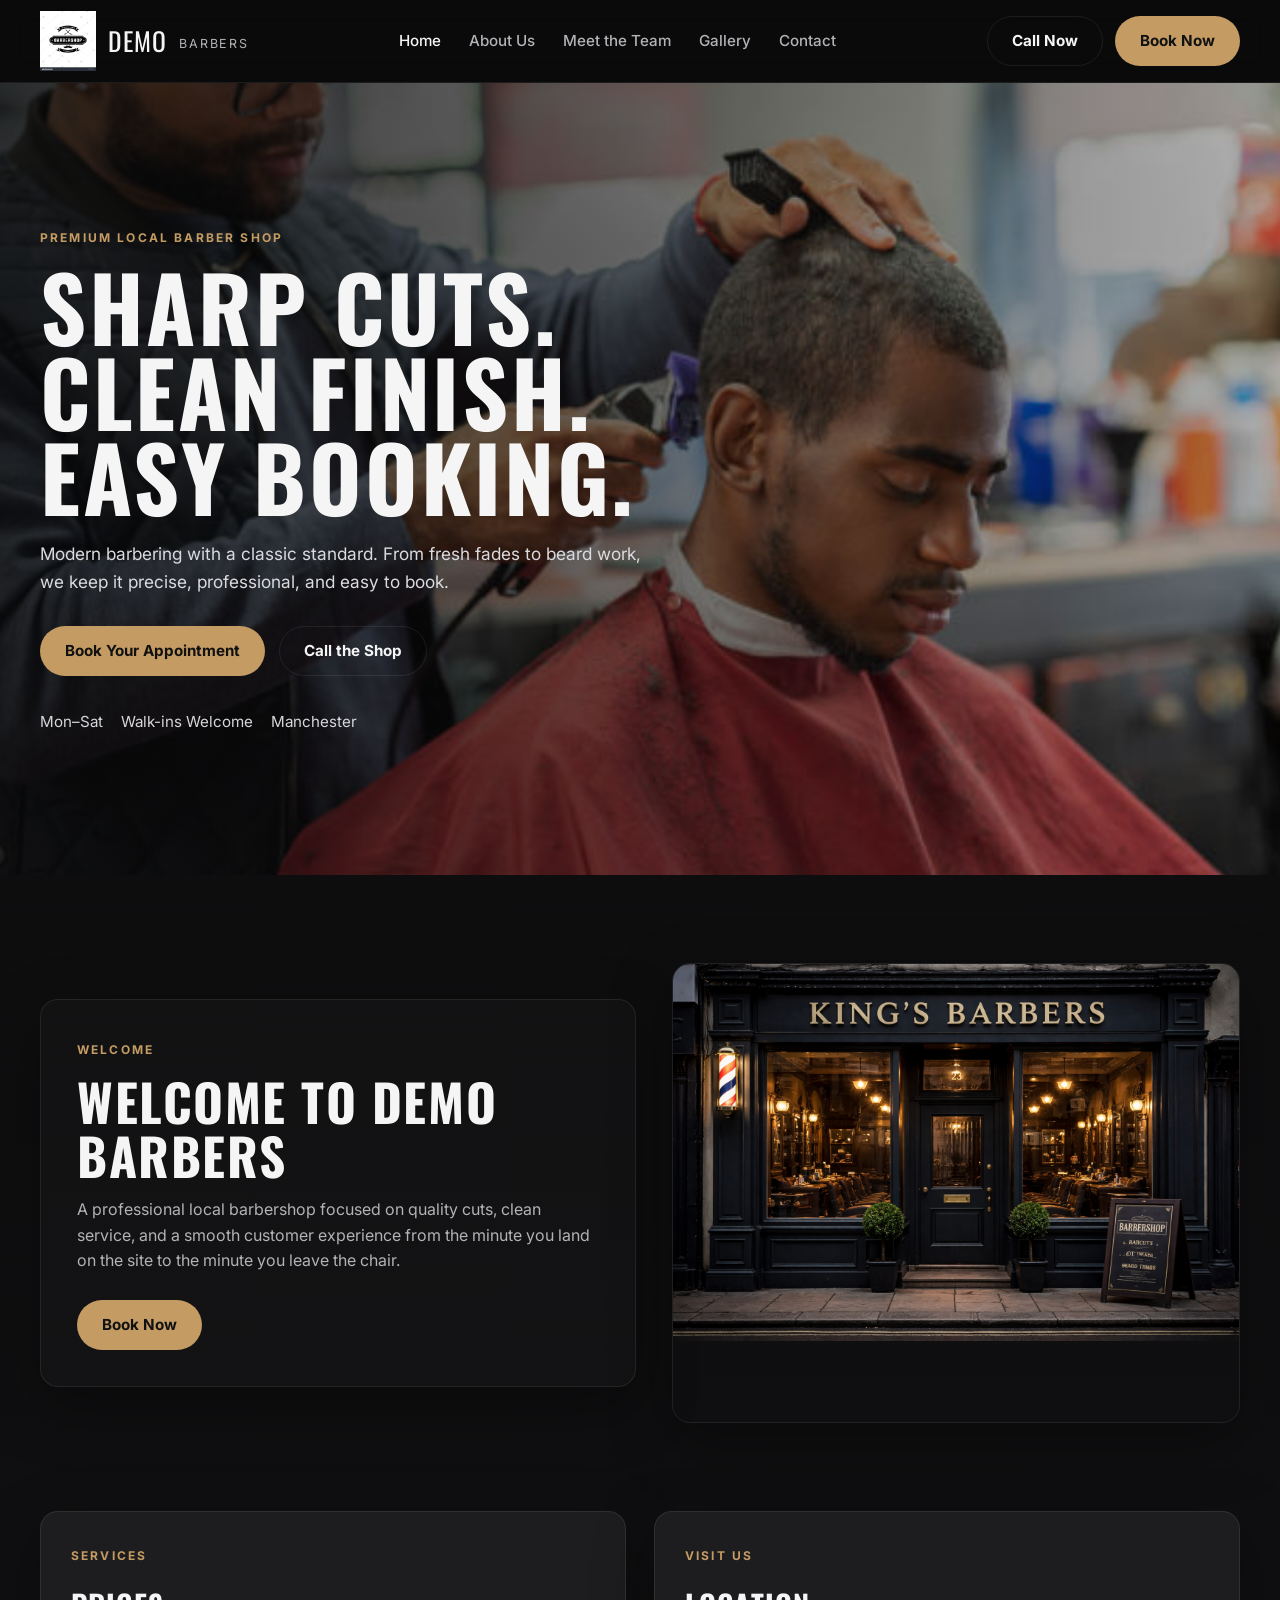
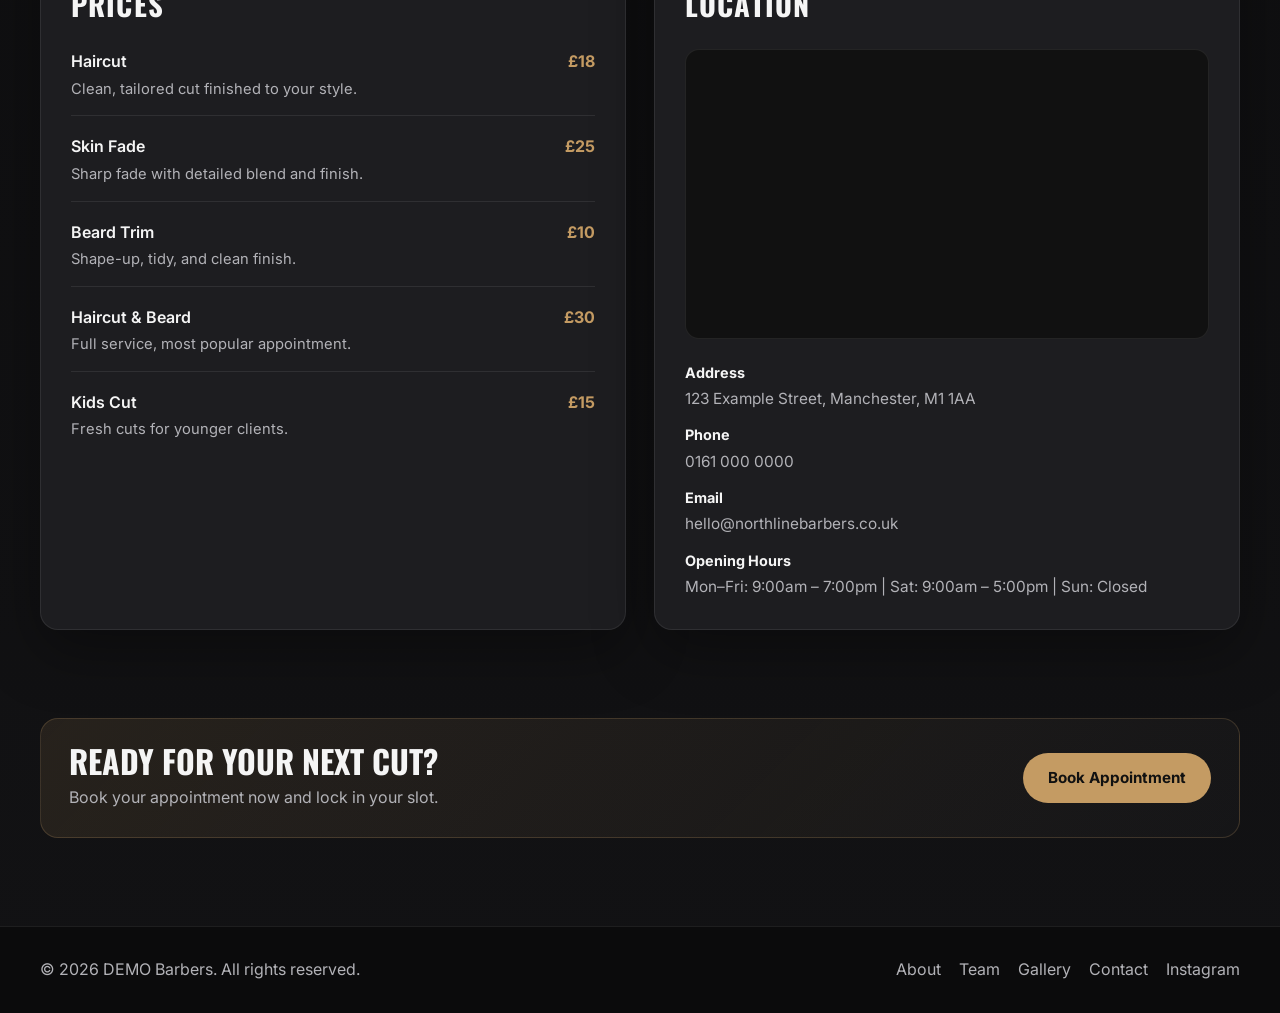
<file: index.html>
<!DOCTYPE html>
<!-- Image files to replace: images/hero-bg.jpg (hero background), images/shop-front.jpg (welcome section) -->
<html lang="en">
<head>
  <meta charset="UTF-8" />
  <meta name="viewport" content="width=device-width, initial-scale=1.0" />
  <title data-title></title>
  <meta
    name="description"
    content="Premium local barber shop offering sharp cuts, beard trims, and easy online booking."
  />

  <link rel="preconnect" href="https://fonts.googleapis.com" />
  <link rel="preconnect" href="https://fonts.gstatic.com" crossorigin />
  <link
    href="https://fonts.googleapis.com/css2?family=Inter:wght@400;500;600;700;800&family=Oswald:wght@500;600;700&display=swap"
    rel="stylesheet"
  />

  <link rel="stylesheet" href="css/style.css" />
  <script src="js/config.js"></script>
  <script src="js/main.js"></script>
</head>
<body>
  <header class="site-header">
    <div class="container header-inner">
      <a href="index.html" class="brand">
        <img src="" alt="Logo" class="brand-logo" data-logo-src>
        <span class="brand-name" data-shop-name></span>
        <span class="brand-tag" data-shop-tag></span>
      </a>

      <nav class="nav">
        <a href="index.html" class="active">Home</a>
        <a href="about.html">About Us</a>
        <a href="team.html">Meet the Team</a>
        <a href="gallery.html">Gallery</a>
        <a href="contact.html">Contact</a>
      </nav>

      <div class="header-actions">
        <a href="#" class="btn btn-secondary" data-phone-link>Call Now</a>
        <a
          href="#"
          target="_blank"
          rel="noopener noreferrer"
          class="btn btn-primary"
          data-booking-link
        >
          Book Now
        </a>
      </div>
    </div>
  </header>

  <main>
    <section class="hero" id="home">
      <div class="container">
        <div class="hero-content">
          <span class="eyebrow">Premium Local Barber Shop</span>
          <h1 data-hero-title></h1>
          <p data-hero-text>
          </p>

          <div class="hero-actions">
            <a
              href="#"
              target="_blank"
              rel="noopener noreferrer"
              class="btn btn-primary"
              data-booking-link
            >
              Book Your Appointment
            </a>
            <a href="tel:01610000000" class="btn btn-secondary">Call the Shop</a>
          </div>

          <div class="hero-meta">
            <span>Mon–Sat</span>
            <span>Walk-ins Welcome</span>
            <span>Manchester</span>
          </div>
        </div>
      </div>
    </section>

    <section class="section">
      <div class="container">
        <div class="welcome-grid">
          <div class="welcome-card">
            <span class="eyebrow">Welcome</span>
            <h2 class="section-title" data-welcome-title></h2>
            <p data-welcome-text>
            </p>
            <a
              href="#"
              target="_blank"
              rel="noopener noreferrer"
              class="btn btn-primary"
              data-booking-link
            >
              Book Now
            </a>
          </div>

          <div class="welcome-image">
            <img
              src="images/shop-front.png"
              alt="Exterior of the barber shop"
            />
          </div>
        </div>
      </div>
    </section>

    <section class="section section-tight-top">
      <div class="container">
        <div class="info-grid">
          <div class="panel">
            <span class="eyebrow">Services</span>
            <h3>Prices</h3>

            <div class="price-list" id="price-list">
            </div>
          </div>

          <div class="panel">
            <span class="eyebrow">Visit Us</span>
            <h3>Location</h3>

            <div class="map-frame">
              <iframe
                src="https://www.google.com/maps?q=Manchester&output=embed"
                loading="lazy"
                referrerpolicy="no-referrer-when-downgrade"
                title="Barber shop location map"
              ></iframe>
            </div>

            <div class="contact-list">
              <div class="contact-item">
                <strong>Address</strong>
                <span>123 Example Street, Manchester, M1 1AA</span>
              </div>

              <div class="contact-item">
                <strong>Phone</strong>
                <a href="tel:01610000000">0161 000 0000</a>
              </div>

              <div class="contact-item">
                <strong>Email</strong>
                <a href="mailto:hello@northlinebarbers.co.uk">hello@northlinebarbers.co.uk</a>
              </div>

              <div class="contact-item">
                <strong>Opening Hours</strong>
                <span>Mon–Fri: 9:00am – 7:00pm | Sat: 9:00am – 5:00pm | Sun: Closed</span>
              </div>
            </div>
          </div>
        </div>
      </div>
    </section>

    <section class="section section-tight-top" id="book">
      <div class="container">
        <div class="cta-strip">
          <div>
            <h3>Ready for your next cut?</h3>
            <p>Book your appointment now and lock in your slot.</p>
          </div>

          <a
            href="#"
            target="_blank"
            rel="noopener noreferrer"
            class="btn btn-primary"
            data-booking-link
          >
            Book Appointment
          </a>
        </div>
      </div>
    </section>
  </main>

  <footer class="site-footer">
    <div class="container footer-inner">
      <p data-copyright></p>

      <div class="footer-links">
        <a href="about.html">About</a>
        <a href="team.html">Team</a>
        <a href="gallery.html">Gallery</a>
        <a href="contact.html">Contact</a>
        <a href="#" data-instagram-link>Instagram</a>
      </div>
    </div>
  </footer>

</body>
</html>
</file>
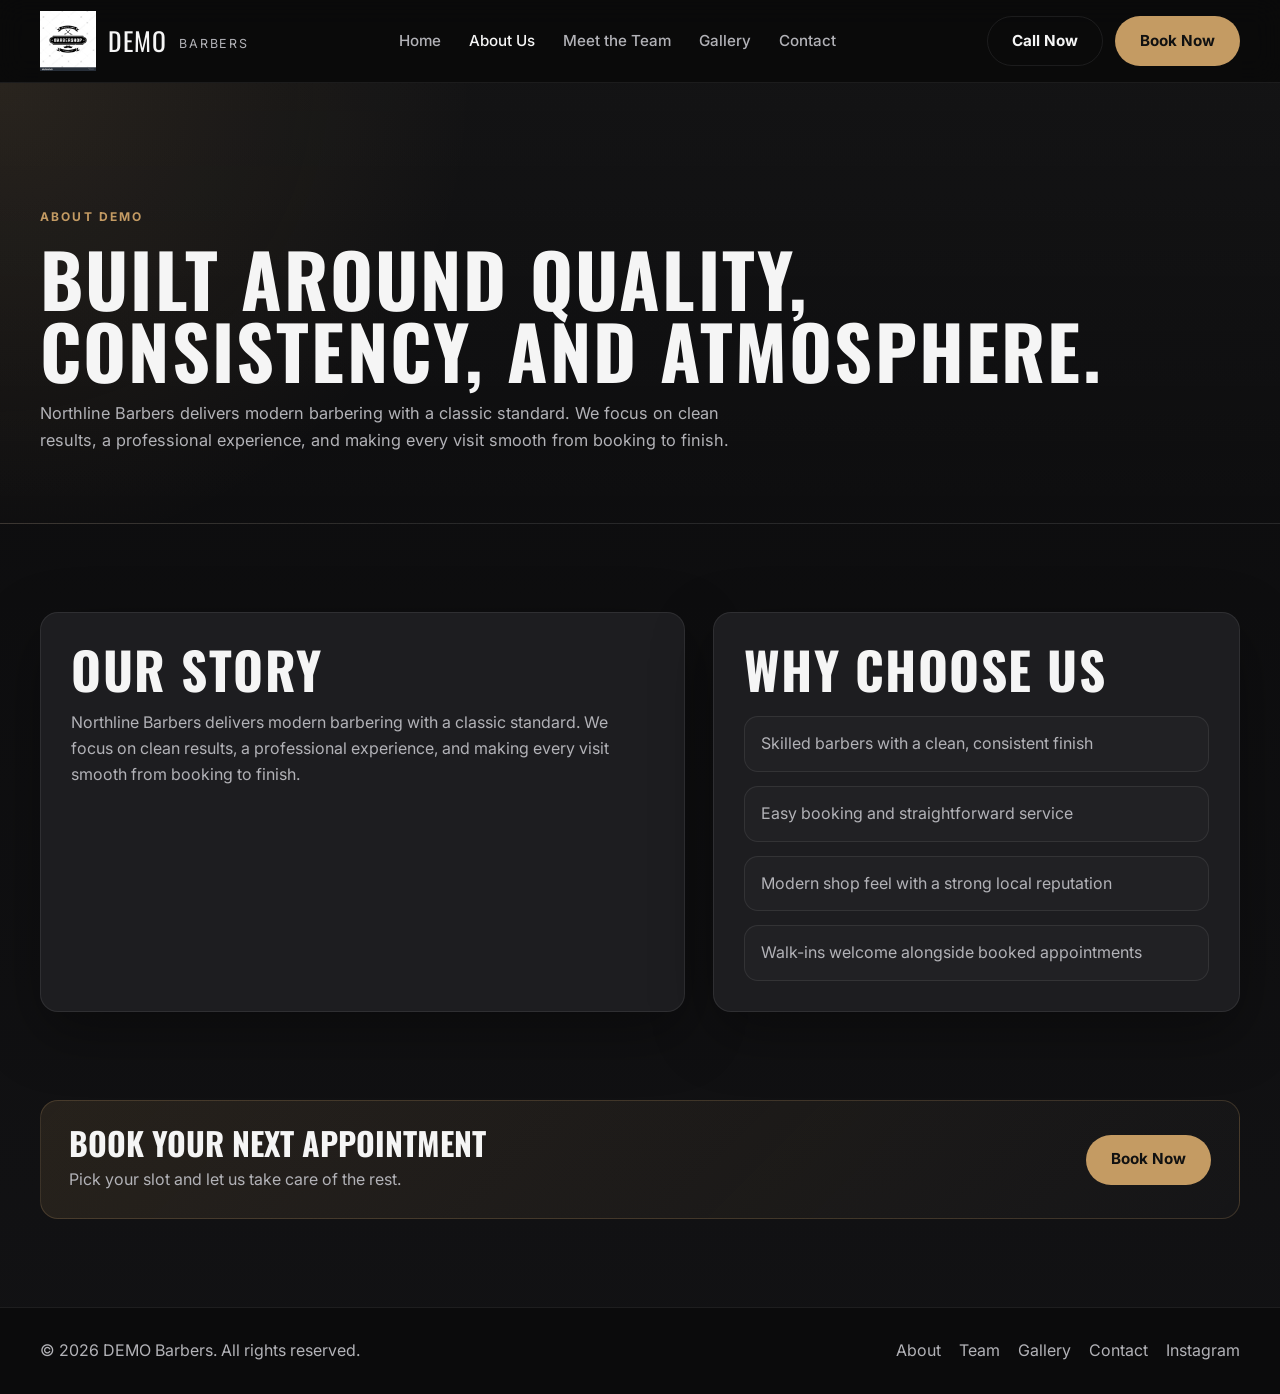
<file: about.html>
<!DOCTYPE html>
<html lang="en">
<head>
  <meta charset="UTF-8" />
  <meta name="viewport" content="width=device-width, initial-scale=1.0" />
  <title data-title>About Us | </title>
  <meta name="description" content="Learn more about Northline Barbers and our approach to quality barbering." />

  <link rel="preconnect" href="https://fonts.googleapis.com" />
  <link rel="preconnect" href="https://fonts.gstatic.com" crossorigin />
  <link
    href="https://fonts.googleapis.com/css2?family=Inter:wght@400;500;600;700;800&family=Oswald:wght@500;600;700&display=swap"
    rel="stylesheet"
  />
  <link rel="stylesheet" href="css/style.css" />
  <script src="js/config.js"></script>
  <script src="js/main.js"></script>
</head>
<body>
  <header class="site-header">
    <div class="container header-inner">
      <a href="index.html" class="brand">
        <img src="" alt="Logo" class="brand-logo" data-logo-src>
        <span class="brand-name" data-shop-name></span>
        <span class="brand-tag" data-shop-tag></span>
      </a>

      <nav class="nav">
        <a href="index.html">Home</a>
        <a href="about.html" class="active">About Us</a>
        <a href="team.html">Meet the Team</a>
        <a href="gallery.html">Gallery</a>
        <a href="contact.html">Contact</a>
      </nav>

      <div class="header-actions">
        <a href="#" class="btn btn-secondary" data-phone-link>Call Now</a>
        <a
          href="#"
          target="_blank"
          rel="noopener noreferrer"
          class="btn btn-primary"
          data-booking-link
        >
          Book Now
        </a>
      </div>
    </div>
  </header>

  <main>
    <section class="page-hero">
      <div class="container">
        <span class="eyebrow">About <span data-shop-name></span></span>
        <h1 data-about-title></h1>
        <p data-about-text>
        </p>
      </div>
    </section>

    <section class="section">
      <div class="container">
        <div class="content-grid">
          <div class="text-card">
            <h2 class="section-title">Our Story</h2>
            <p data-about-text>
            </p>
          </div>

          <div class="info-card">
            <h2 class="section-title">Why Choose Us</h2>
            <ul class="feature-list">
              <li>Skilled barbers with a clean, consistent finish</li>
              <li>Easy booking and straightforward service</li>
              <li>Modern shop feel with a strong local reputation</li>
              <li>Walk-ins welcome alongside booked appointments</li>
            </ul>
          </div>
        </div>
      </div>
    </section>

    <section class="section section-tight-top">
      <div class="container">
        <div class="cta-strip">
          <div>
            <h3>Book your next appointment</h3>
            <p>Pick your slot and let us take care of the rest.</p>
          </div>
          <a
            href="#"
            target="_blank"
            rel="noopener noreferrer"
            class="btn btn-primary"
            data-booking-link
          >
            Book Now
          </a>
        </div>
      </div>
    </section>
  </main>

  <footer class="site-footer">
    <div class="container footer-inner">
      <p data-copyright></p>
      <div class="footer-links">
        <a href="about.html">About</a>
        <a href="team.html">Team</a>
        <a href="gallery.html">Gallery</a>
        <a href="contact.html">Contact</a>
        <a href="#" data-instagram-link>Instagram</a>
      </div>
    </div>
  </footer>

</body>
</html>
</file>
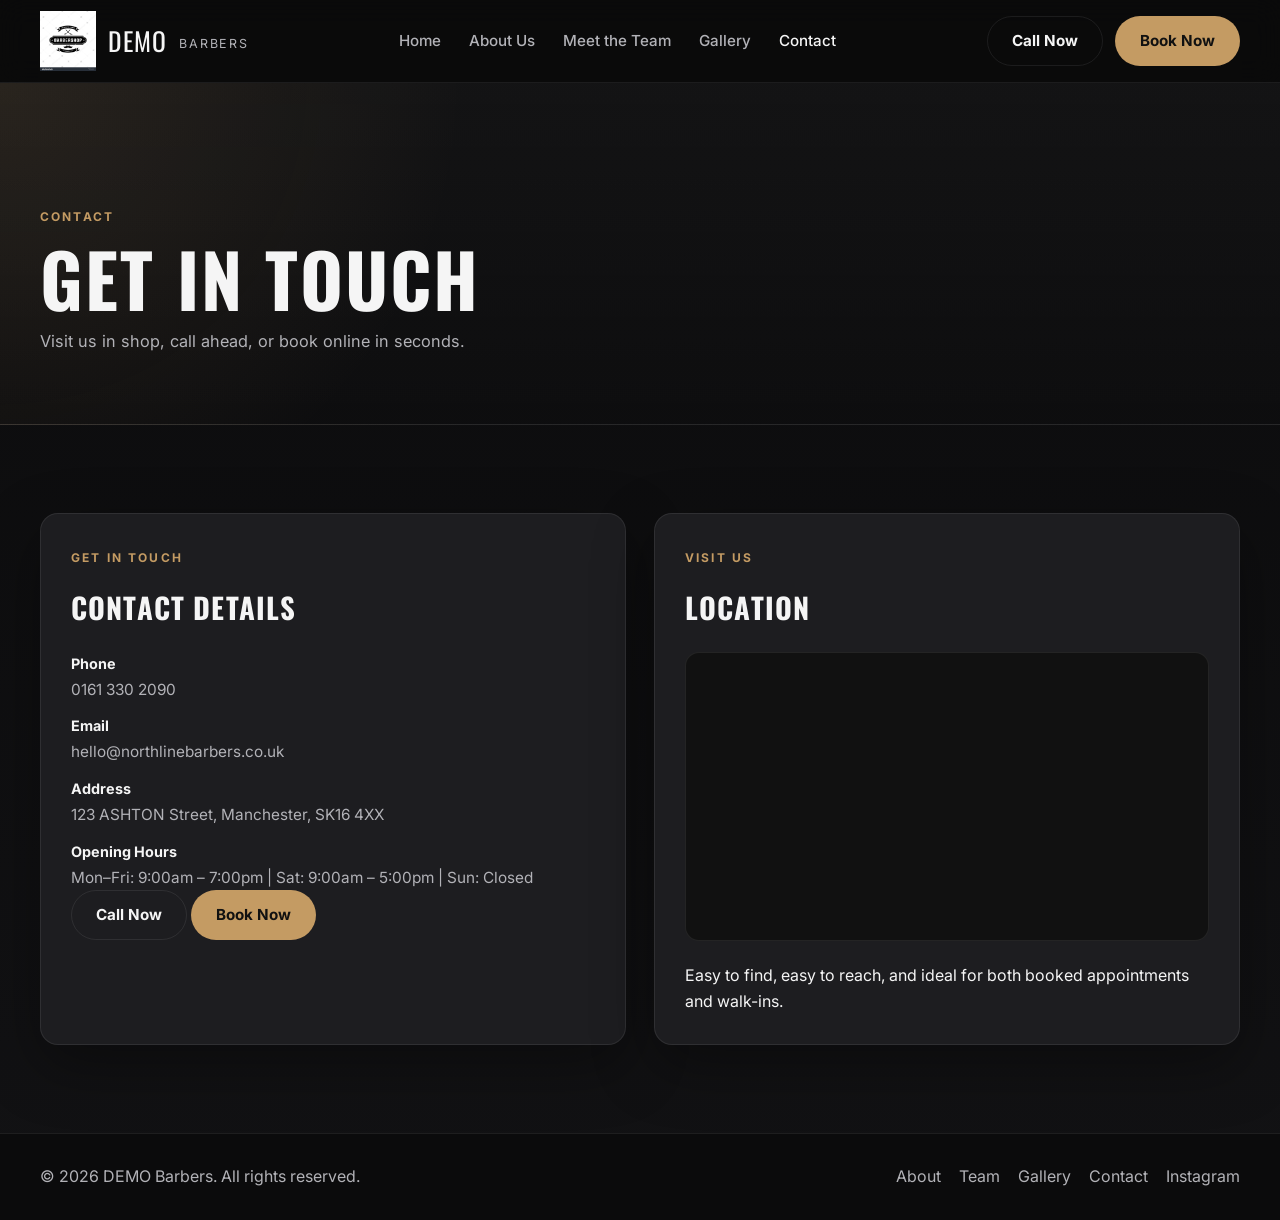
<file: contact.html>
<!DOCTYPE html>
<html lang="en">
<head>
  <meta charset="UTF-8" />
  <meta name="viewport" content="width=device-width, initial-scale=1.0" />
  <title data-title>Contact | </title>
  <meta name="description" content="Contact Northline Barbers for appointments and enquiries." />

  <link rel="preconnect" href="https://fonts.googleapis.com" />
  <link rel="preconnect" href="https://fonts.gstatic.com" crossorigin />
  <link
    href="https://fonts.googleapis.com/css2?family=Inter:wght@400;500;600;700;800&family=Oswald:wght@500;600;700&display=swap"
    rel="stylesheet"
  />

  <link rel="stylesheet" href="css/style.css" />
  <script src="js/config.js"></script>
  <script src="js/main.js"></script>
</head>
<body>
  <header class="site-header">
    <div class="container header-inner">
      <a href="index.html" class="brand">
        <img src="" alt="Logo" class="brand-logo" data-logo-src>
        <span class="brand-name" data-shop-name></span>
        <span class="brand-tag" data-shop-tag></span>
      </a>

      <nav class="nav">
        <a href="index.html">Home</a>
        <a href="about.html">About Us</a>
        <a href="team.html">Meet the Team</a>
        <a href="gallery.html">Gallery</a>
        <a href="contact.html" class="active">Contact</a>
      </nav>

      <div class="header-actions">
        <a href="#" class="btn btn-secondary" data-phone-link>Call Now</a>
        <a
          href="#"
          target="_blank"
          rel="noopener noreferrer"
          class="btn btn-primary"
          data-booking-link
        >
          Book Now
        </a>
      </div>
    </div>
  </header>

  <main>
    <section class="page-hero">
      <div class="container">
        <span class="eyebrow">Contact</span>
        <h1 class="page-title" data-contact-title></h1>
        <p class="page-subtitle" data-contact-text>
        </p>
      </div>
    </section>

    <section class="section">
      <div class="container">
        <div class="info-grid">
          <div class="panel">
            <span class="eyebrow">Get In Touch</span>
            <h3>Contact Details</h3>

            <div class="contact-list">
              <div class="contact-item">
                <strong>Phone</strong>
                <a href="#" data-phone-link-display></a>
              </div>

              <div class="contact-item">
                <strong>Email</strong>
                <a href="#" data-email-link></a>
              </div>

              <div class="contact-item">
                <strong>Address</strong>
                <span data-address></span>
              </div>

              <div class="contact-item">
                <strong>Opening Hours</strong>
                <span data-opening-hours></span>
              </div>
            </div>

            <div class="button-row">
              <a href="#" class="btn btn-secondary" data-phone-link>Call Now</a>
              <a
                href="#"
                target="_blank"
                rel="noopener noreferrer"
                class="btn btn-primary"
                data-booking-link
              >
                Book Now
              </a>
            </div>
          </div>

          <div class="panel">
            <span class="eyebrow">Visit Us</span>
            <h3>Location</h3>

            <div class="map-frame">
              <iframe
                src="#"
                data-map-embed-url
                loading="lazy"
                referrerpolicy="no-referrer-when-downgrade"
                title="Barber shop location map"
              ></iframe>
            </div>

            <p class="body-copy body-copy-small">
              Easy to find, easy to reach, and ideal for both booked appointments and walk-ins.
            </p>
          </div>
        </div>
      </div>
    </section>
  </main>

  <footer class="site-footer">
    <div class="container footer-inner">
      <p data-copyright></p>
      <div class="footer-links">
        <a href="about.html">About</a>
        <a href="team.html">Team</a>
        <a href="gallery.html">Gallery</a>
        <a href="contact.html">Contact</a>
        <a href="#" data-instagram-link>Instagram</a>
      </div>
    </div>
  </footer>

</body>
</html>
</file>
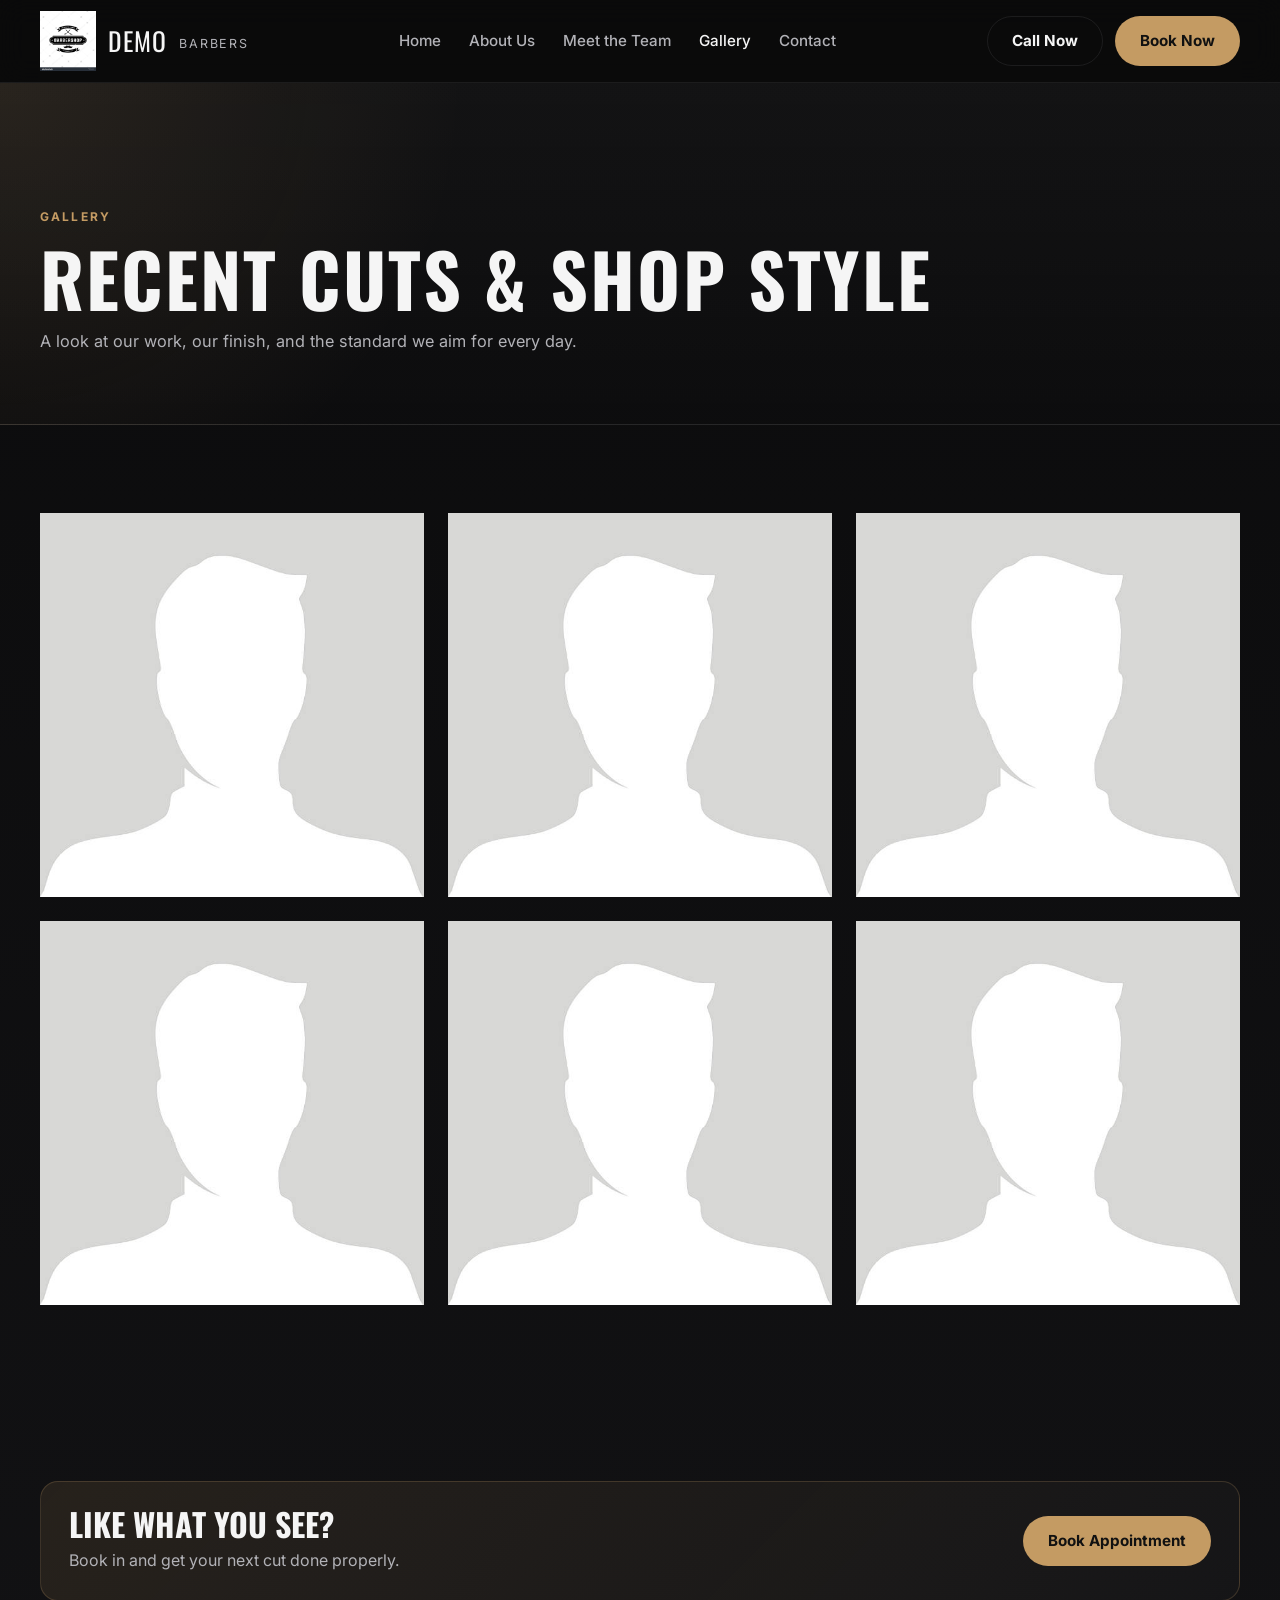
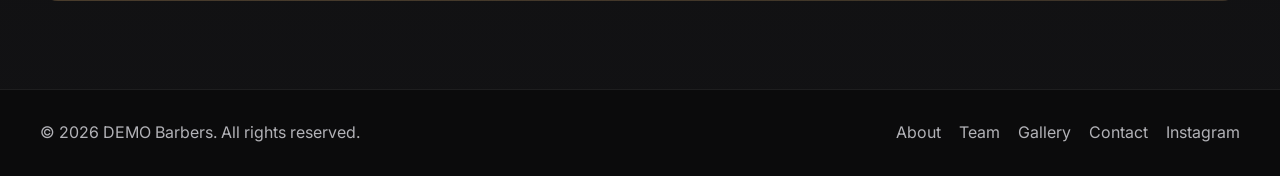
<file: gallery.html>
<!DOCTYPE html>
<!-- Image files to replace: images/gallery-1.jpg through images/gallery-6.jpg -->
<html lang="en">
<head>
  <meta charset="UTF-8" />
  <meta name="viewport" content="width=device-width, initial-scale=1.0" />
  <title data-title>Gallery | </title>
  <meta name="description" content="Browse the Northline Barbers gallery." />

  <link rel="preconnect" href="https://fonts.googleapis.com" />
  <link rel="preconnect" href="https://fonts.gstatic.com" crossorigin />
  <link
    href="https://fonts.googleapis.com/css2?family=Inter:wght@400;500;600;700;800&family=Oswald:wght@500;600;700&display=swap"
    rel="stylesheet"
  />

  <link rel="stylesheet" href="css/style.css" />
  <script src="js/config.js"></script>
  <script src="js/main.js"></script>
</head>
<body>
  <header class="site-header">
    <div class="container header-inner">
      <a href="index.html" class="brand">
        <img src="" alt="Logo" class="brand-logo" data-logo-src>
        <span class="brand-name" data-shop-name></span>
        <span class="brand-tag" data-shop-tag></span>
      </a>

      <nav class="nav">
        <a href="index.html">Home</a>
        <a href="about.html">About Us</a>
        <a href="team.html">Meet the Team</a>
        <a href="gallery.html" class="active">Gallery</a>
        <a href="contact.html">Contact</a>
      </nav>

      <div class="header-actions">
        <a href="#" class="btn btn-secondary" data-phone-link>Call Now</a>
        <a
          href="#"
          target="_blank"
          rel="noopener noreferrer"
          class="btn btn-primary"
          data-booking-link
        >
          Book Now
        </a>
      </div>
    </div>
  </header>

  <main>
    <section class="page-hero">
      <div class="container">
        <span class="eyebrow">Gallery</span>
        <h1 class="page-title">Recent Cuts & Shop Style</h1>
        <p class="page-subtitle">
          A look at our work, our finish, and the standard we aim for every day.
        </p>
      </div>
    </section>

    <section class="section">
      <div class="container">
        <div class="gallery-grid">
          <div class="gallery-item tall">
            <img src="images/gallery-1.jpg" alt="Haircut close-up" />
          </div>
          <div class="gallery-item">
            <img src="images/gallery-2.jpg" alt="Barber cutting hair" />
          </div>
          <div class="gallery-item">
            <img src="images/gallery-3.jpg" alt="Barber tools" />
          </div>
          <div class="gallery-item">
            <img src="images/gallery-4.jpg" alt="Barber chair and shop interior" />
          </div>
          <div class="gallery-item wide">
            <img src="images/gallery-5.jpg" alt="Client haircut result" />
          </div>
          <div class="gallery-item">
            <img src="images/gallery-6.jpg" alt="Professional barber shop interior" />
          </div>
        </div>
      </div>
    </section>

    <section class="section section-tight-bottom">
      <div class="container">
        <div class="cta-strip">
          <div>
            <h3>Like what you see?</h3>
            <p>Book in and get your next cut done properly.</p>
          </div>
          <a
            href="#"
            target="_blank"
            rel="noopener noreferrer"
            class="btn btn-primary"
            data-booking-link
          >
            Book Appointment
          </a>
        </div>
      </div>
    </section>
  </main>

  <footer class="site-footer">
    <div class="container footer-inner">
      <p data-copyright></p>
      <div class="footer-links">
        <a href="about.html">About</a>
        <a href="team.html">Team</a>
        <a href="gallery.html">Gallery</a>
        <a href="contact.html">Contact</a>
        <a href="#" data-instagram-link>Instagram</a>
      </div>
    </div>
  </footer>

</body>
</html>
</file>
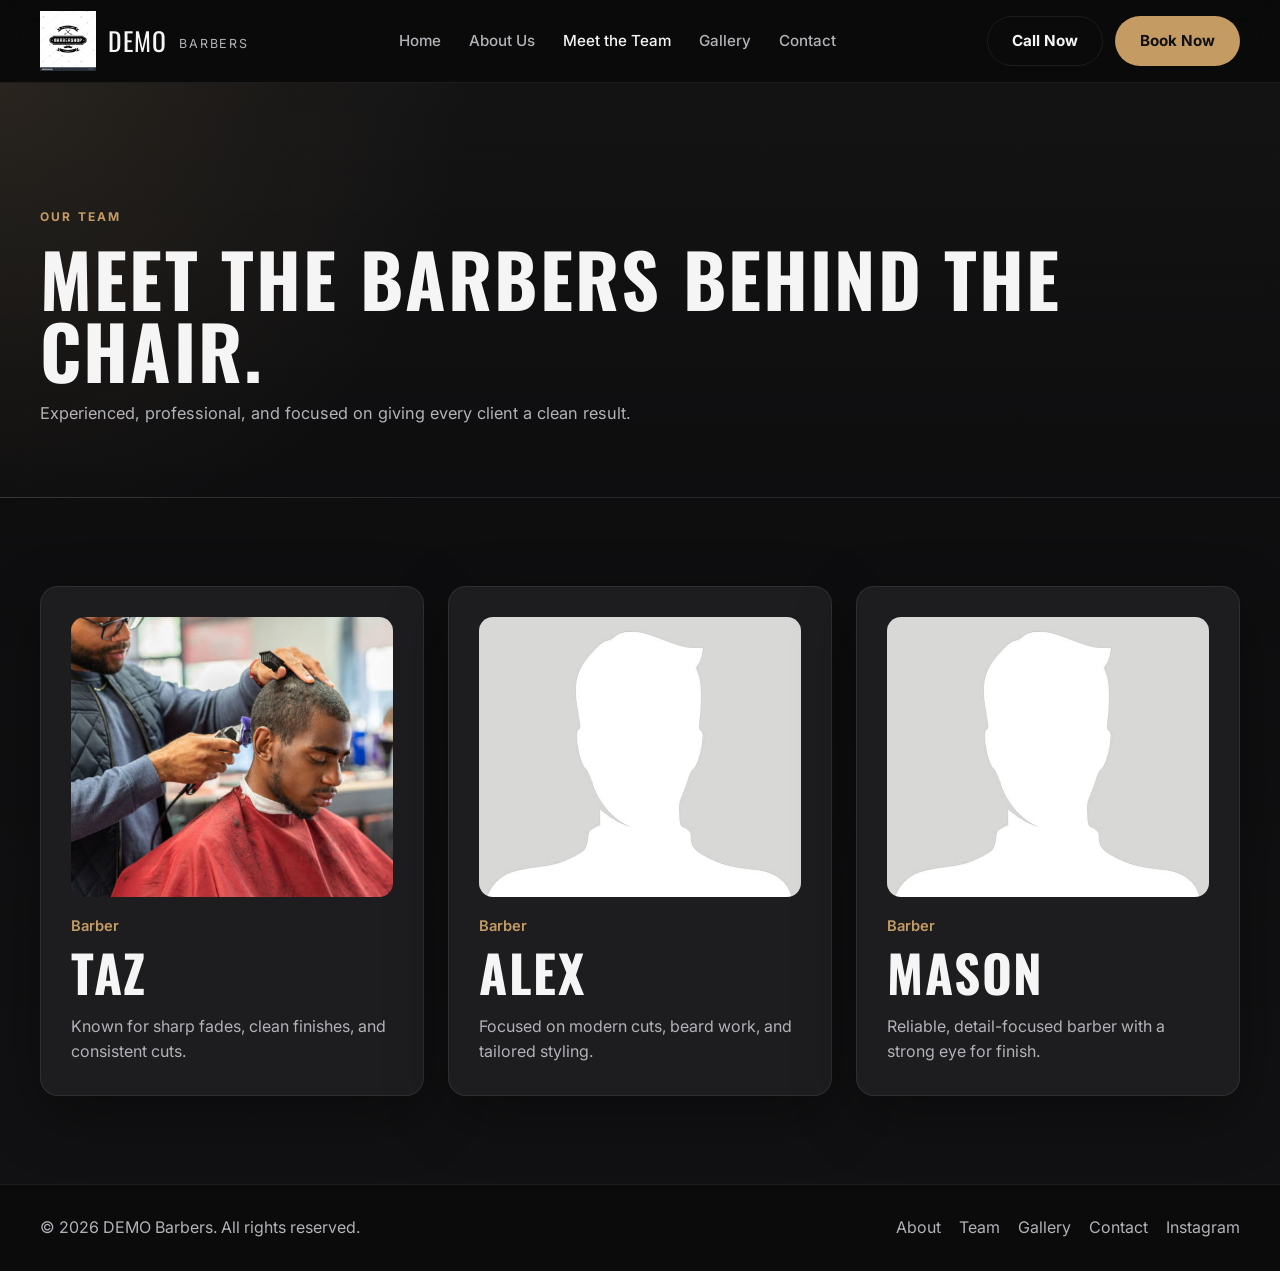
<file: team.html>
<!DOCTYPE html>
<!-- Image files to replace: images/barber-1.jpg, images/barber-2.jpg, images/barber-3.jpg -->
<html lang="en">
<head>
  <meta charset="UTF-8" />
  <meta name="viewport" content="width=device-width, initial-scale=1.0" />
  <title data-title>Meet the Team | </title>
  <meta name="description" content="Meet the team at Northline Barbers." />

  <link rel="preconnect" href="https://fonts.googleapis.com" />
  <link rel="preconnect" href="https://fonts.gstatic.com" crossorigin />
  <link
    href="https://fonts.googleapis.com/css2?family=Inter:wght@400;500;600;700;800&family=Oswald:wght@500;600;700&display=swap"
    rel="stylesheet"
  />
  <link rel="stylesheet" href="css/style.css" />
  <script src="js/config.js"></script>
  <script src="js/main.js"></script>
</head>
<body>
  <header class="site-header">
    <div class="container header-inner">
      <a href="index.html" class="brand">
        <img src="" alt="Logo" class="brand-logo" data-logo-src>
        <span class="brand-name" data-shop-name></span>
        <span class="brand-tag" data-shop-tag></span>
      </a>

      <nav class="nav">
        <a href="index.html">Home</a>
        <a href="about.html">About Us</a>
        <a href="team.html" class="active">Meet the Team</a>
        <a href="gallery.html">Gallery</a>
        <a href="contact.html">Contact</a>
      </nav>

      <div class="header-actions">
        <a href="#" class="btn btn-secondary" data-phone-link>Call Now</a>
        <a
          href="#"
          target="_blank"
          rel="noopener noreferrer"
          class="btn btn-primary"
          data-booking-link
        >
          Book Now
        </a>
      </div>
    </div>
  </header>

  <main>
    <section class="page-hero">
      <div class="container">
        <span class="eyebrow">Our Team</span>
        <h1>Meet the barbers behind the chair.</h1>
        <p>
          Experienced, professional, and focused on giving every client a clean result.
        </p>
      </div>
    </section>

    <section class="section">
      <div class="container">
        <div class="team-grid" id="team-grid">
        </div>
      </div>
    </section>
  </main>

  <footer class="site-footer">
    <div class="container footer-inner">
      <p data-copyright></p>
      <div class="footer-links">
        <a href="about.html">About</a>
        <a href="team.html">Team</a>
        <a href="gallery.html">Gallery</a>
        <a href="contact.html">Contact</a>
        <a href="#" data-instagram-link>Instagram</a>
      </div>
    </div>
  </footer>

</body>
</html>
</file>
<file: css/style.css>
/* Image files to replace: ../images/hero-bg.jpg (hero background) */

:root {
  --bg: #0f0f10;
  --bg-soft: #171719;
  --card: #1d1d20;
  --line: rgba(255, 255, 255, 0.08);
  --text: #f5f5f5;
  --muted: #b2b2b7;
  --accent: #c49b63;
  --accent-hover: #d7ab70;
  --container: 1200px;
  --radius: 18px;
  --shadow: 0 20px 60px rgba(0, 0, 0, 0.35);
}

* {
  box-sizing: border-box;
  margin: 0;
  padding: 0;
}

html {
  scroll-behavior: smooth;
}

body {
  font-family: "Inter", sans-serif;
  background: linear-gradient(to bottom, #0b0b0c, #121214);
  color: var(--text);
  line-height: 1.6;
}

img {
  max-width: 100%;
  display: block;
}

a {
  text-decoration: none;
  color: inherit;
}

ul {
  list-style: none;
}

.container {
  width: min(100% - 32px, var(--container));
  margin: 0 auto;
}

.section {
  padding: 88px 0;
}

.section-tight-top {
  padding-top: 0;
}

.section-title {
  font-family: "Oswald", sans-serif;
  font-size: clamp(2rem, 4vw, 3.2rem);
  letter-spacing: 0.03em;
  line-height: 1.05;
  margin-bottom: 14px;
  text-transform: uppercase;
}

.section-subtitle {
  max-width: 700px;
  color: var(--muted);
  font-size: 1rem;
  margin-bottom: 34px;
}

.btn {
  display: inline-flex;
  align-items: center;
  justify-content: center;
  gap: 10px;
  min-height: 50px;
  padding: 0 24px;
  border-radius: 999px;
  font-weight: 700;
  font-size: 0.95rem;
  transition: 0.25s ease;
  border: 1px solid transparent;
  cursor: pointer;
}

.btn-primary {
  background: var(--accent);
  color: #111;
}

.btn-primary:hover {
  background: var(--accent-hover);
  transform: translateY(-1px);
}

.btn-secondary {
  background: transparent;
  border-color: var(--line);
  color: var(--text);
}

.btn-secondary:hover {
  border-color: rgba(255, 255, 255, 0.18);
  background: rgba(255, 255, 255, 0.03);
}

.eyebrow {
  display: inline-block;
  margin-bottom: 16px;
  color: var(--accent);
  text-transform: uppercase;
  letter-spacing: 0.18em;
  font-size: 0.75rem;
  font-weight: 700;
}

/* Header */
.site-header {
  position: sticky;
  top: 0;
  z-index: 50;
  backdrop-filter: blur(14px);
  background: rgba(10, 10, 11, 0.72);
  border-bottom: 1px solid var(--line);
}

.header-inner {
  min-height: 82px;
  display: flex;
  align-items: center;
  justify-content: space-between;
  gap: 24px;
}

.brand {
  display: flex;
  flex-direction: row;
  align-items: center;
  gap: 12px;
  line-height: 1;
}

.brand-logo {
  height: 60px;
  width: auto;
}

.brand-name {
  font-family: "Oswald", sans-serif;
  font-size: 1.6rem;
  letter-spacing: 0.05em;
  text-transform: uppercase;
}

.brand-tag {
  color: var(--muted);
  font-size: 0.78rem;
  letter-spacing: 0.14em;
  text-transform: uppercase;
  margin-top: 6px;
}

.nav {
  display: flex;
  align-items: center;
  gap: 28px;
}

.nav a {
  color: var(--muted);
  font-weight: 500;
  font-size: 0.95rem;
  transition: 0.2s ease;
}

.nav a:hover,
.nav a.active {
  color: var(--text);
}

.header-actions {
  display: flex;
  align-items: center;
  gap: 12px;
}

/* Hero */
.hero {
  position: relative;
  min-height: 88vh;
  display: grid;
  align-items: center;
  overflow: hidden;
}

.hero::before {
  content: "";
  position: absolute;
  inset: 0;
  background:
    linear-gradient(90deg, rgba(8, 8, 9, 0.84) 0%, rgba(8, 8, 9, 0.65) 40%, rgba(8, 8, 9, 0.3) 100%),
    url("../images/hero-bg.jpg") center/cover no-repeat;
  transform: scale(1.02);
}

.hero-content {
  position: relative;
  z-index: 1;
  max-width: 720px;
  padding: 90px 0;
}

.hero h1 {
  font-family: "Oswald", sans-serif;
  font-size: clamp(3rem, 7vw, 5.7rem);
  line-height: 0.95;
  text-transform: uppercase;
  letter-spacing: 0.03em;
  margin-bottom: 22px;
}

.hero p {
  max-width: 620px;
  font-size: 1.08rem;
  color: #dbdbdf;
  margin-bottom: 30px;
}

.hero-actions {
  display: flex;
  flex-wrap: wrap;
  gap: 14px;
}

.hero-meta {
  margin-top: 34px;
  display: flex;
  flex-wrap: wrap;
  gap: 18px;
  color: #d7d7db;
  font-size: 0.95rem;
}

/* Welcome */
.welcome-grid {
  display: grid;
  grid-template-columns: 1.05fr 1fr;
  gap: 36px;
  align-items: center;
}

.welcome-card {
  background: rgba(255, 255, 255, 0.02);
  border: 1px solid var(--line);
  border-radius: var(--radius);
  padding: 36px;
  box-shadow: var(--shadow);
}

.welcome-card p {
  color: var(--muted);
  margin-bottom: 26px;
  max-width: 600px;
}

.welcome-image {
  border-radius: var(--radius);
  overflow: hidden;
  border: 1px solid var(--line);
  box-shadow: var(--shadow);
  min-height: 460px;
}

.welcome-image img {
  width: 100%;
  height: 100%;
  object-fit: cover;
}

/* Services + Location */
.info-grid {
  display: grid;
  grid-template-columns: 1fr 1fr;
  gap: 28px;
}

.panel {
  background: var(--card);
  border: 1px solid var(--line);
  border-radius: var(--radius);
  padding: 30px;
  box-shadow: var(--shadow);
}

.panel h3 {
  font-family: "Oswald", sans-serif;
  text-transform: uppercase;
  letter-spacing: 0.04em;
  font-size: 1.8rem;
  margin-bottom: 22px;
}

.price-list {
  display: grid;
  gap: 18px;
}

.price-item {
  display: flex;
  justify-content: space-between;
  gap: 16px;
  padding-bottom: 14px;
  border-bottom: 1px solid var(--line);
}

.price-item:last-child {
  border-bottom: none;
  padding-bottom: 0;
}

.price-name {
  font-weight: 600;
  font-size: 1rem;
}

.price-desc {
  color: var(--muted);
  font-size: 0.92rem;
  margin-top: 3px;
}

.price-value {
  font-weight: 700;
  white-space: nowrap;
  color: var(--accent);
}

.map-frame {
  overflow: hidden;
  border-radius: 14px;
  border: 1px solid var(--line);
  margin-bottom: 22px;
  min-height: 280px;
  background: #111;
}

.map-frame iframe {
  width: 100%;
  height: 280px;
  border: 0;
  filter: grayscale(1) contrast(1.1) brightness(0.85);
}

.contact-list {
  display: grid;
  gap: 12px;
}

.contact-item strong {
  display: block;
  font-size: 0.9rem;
  margin-bottom: 2px;
  color: var(--text);
}

.contact-item span,
.contact-item a {
  color: var(--muted);
  font-size: 0.96rem;
}

/* CTA strip */
.cta-strip {
  padding: 26px 28px;
  border-radius: var(--radius);
  border: 1px solid rgba(196, 155, 99, 0.22);
  background: linear-gradient(135deg, rgba(196, 155, 99, 0.12), rgba(255, 255, 255, 0.02));
  display: flex;
  align-items: center;
  justify-content: space-between;
  gap: 20px;
}

.cta-strip h3 {
  font-family: "Oswald", sans-serif;
  font-size: 2rem;
  text-transform: uppercase;
  line-height: 1;
  margin-bottom: 8px;
}

.cta-strip p {
  color: var(--muted);
}

/* Inner pages */
.page-hero {
  position: relative;
  padding: 120px 0 70px;
  background:
    linear-gradient(180deg, rgba(255, 255, 255, 0.03), rgba(255, 255, 255, 0)),
    radial-gradient(circle at top left, rgba(196, 155, 99, 0.12), transparent 35%);
  border-bottom: 1px solid var(--line);
}

.page-hero h1 {
  font-family: "Oswald", sans-serif;
  font-size: clamp(2.6rem, 6vw, 4.6rem);
  text-transform: uppercase;
  line-height: 0.98;
  margin-bottom: 14px;
  letter-spacing: 0.03em;
}

.page-hero p {
  max-width: 720px;
  color: var(--muted);
  font-size: 1.02rem;
}

.content-grid {
  display: grid;
  grid-template-columns: 1.1fr 0.9fr;
  gap: 28px;
}

.text-card,
.info-card,
.team-card,
.gallery-card {
  background: var(--card);
  border: 1px solid var(--line);
  border-radius: var(--radius);
  box-shadow: var(--shadow);
}

.text-card,
.info-card,
.team-card {
  padding: 30px;
}

.text-card p,
.info-card p,
.team-card p {
  color: var(--muted);
}

.feature-list {
  display: grid;
  gap: 14px;
  margin-top: 20px;
}

.feature-list li {
  padding: 14px 16px;
  border: 1px solid var(--line);
  border-radius: 14px;
  color: var(--muted);
  background: rgba(255, 255, 255, 0.02);
}

.team-grid {
  display: grid;
  grid-template-columns: repeat(3, 1fr);
  gap: 24px;
}

.team-image {
  border-radius: 14px;
  overflow: hidden;
  margin-bottom: 18px;
  height: 280px;
}

.team-image img {
  width: 100%;
  height: 100%;
  object-fit: cover;
}

.team-role {
  color: var(--accent);
  font-size: 0.92rem;
  font-weight: 600;
  margin-bottom: 8px;
}

.gallery-grid {
  display: grid;
  grid-template-columns: repeat(3, 1fr);
  gap: 24px;
}

.gallery-card {
  overflow: hidden;
}

.gallery-card img {
  width: 100%;
  height: 320px;
  object-fit: cover;
  transition: transform 0.35s ease;
}

.gallery-card:hover img {
  transform: scale(1.04);
}

/* Footer */
.site-footer {
  border-top: 1px solid var(--line);
  padding: 30px 0;
  color: var(--muted);
  background: #0b0b0c;
}

.footer-inner {
  display: flex;
  justify-content: space-between;
  gap: 20px;
  flex-wrap: wrap;
}

.footer-links {
  display: flex;
  gap: 18px;
  flex-wrap: wrap;
}

.footer-links a:hover {
  color: var(--text);
}

/* Responsive */
@media (max-width: 980px) {
  .welcome-grid,
  .info-grid,
  .content-grid,
  .team-grid,
  .gallery-grid {
    grid-template-columns: 1fr;
  }

  .welcome-image {
    min-height: 340px;
  }

  .cta-strip {
    flex-direction: column;
    align-items: flex-start;
  }
}

@media (max-width: 820px) {
  .nav {
    display: none;
  }

  .header-inner {
    min-height: 74px;
  }

  .hero {
    min-height: 78vh;
  }

  .hero h1 {
    max-width: 520px;
  }
}

@media (max-width: 700px) {
  .step-actions {
    flex-direction: column;
  }

  .step-actions .btn {
    width: 100%;
  }
}

@media (max-width: 640px) {
  .section {
    padding: 68px 0;
  }

  .welcome-card,
  .panel,
  .text-card,
  .info-card,
  .team-card {
    padding: 24px;
  }

  .hero-actions,
  .header-actions {
    width: 100%;
  }

  .header-inner {
    flex-wrap: wrap;
    padding: 14px 0;
  }

  .header-actions .btn {
    flex: 1;
  }

  .cta-strip h3 {
    font-size: 1.6rem;
  }

  .team-image,
  .gallery-card img {
    height: 240px;
  }
}

@media (max-width: 480px) {
  .time-slots,
  .date-grid {
    grid-template-columns: 1fr;
  }
}
.barber-cards {
  display: grid;
  grid-template-columns: repeat(3, minmax(0, 1fr));
  gap: 24px;
}

.barber-card {
  background: var(--card);
  border: 1px solid var(--line);
  border-radius: var(--radius);
  box-shadow: var(--shadow);
  overflow: hidden;
  cursor: pointer;
  transition: 0.25s ease;
  text-align: left;
  padding: 0;
}

.barber-card:hover {
  transform: translateY(-3px);
  border-color: rgba(255, 255, 255, 0.2);
}

.barber-card.selected {
  border-color: var(--accent);
  box-shadow: 0 0 0 1px var(--accent), 0 16px 40px rgba(196, 155, 99, 0.2);
}

.barber-card-image {
  height: 260px;
  overflow: hidden;
}

.barber-card-image img {
  width: 100%;
  height: 100%;
  object-fit: cover;
}

.barber-card-body {
  padding: 20px;
}

.barber-card h4 {
  font-size: 1.15rem;
  font-weight: 700;
  margin-bottom: 6px;
}

.barber-card p {
  color: var(--muted);
  font-size: 0.92rem;
}
/* FIX: barber card text always visible */
.barber-card,
.barber-card * {
  color: var(--text);
}

.barber-card p {
  color: var(--muted);
}

/* FIX: selected state text */
.barber-card.selected h4,
.barber-card.selected p {
  color: var(--text);
}

/* FIX: button reset (important) */
.barber-card {
  background: var(--card);
  color: var(--text);
  border: 1px solid var(--line);
  outline: none;
}
</file>
